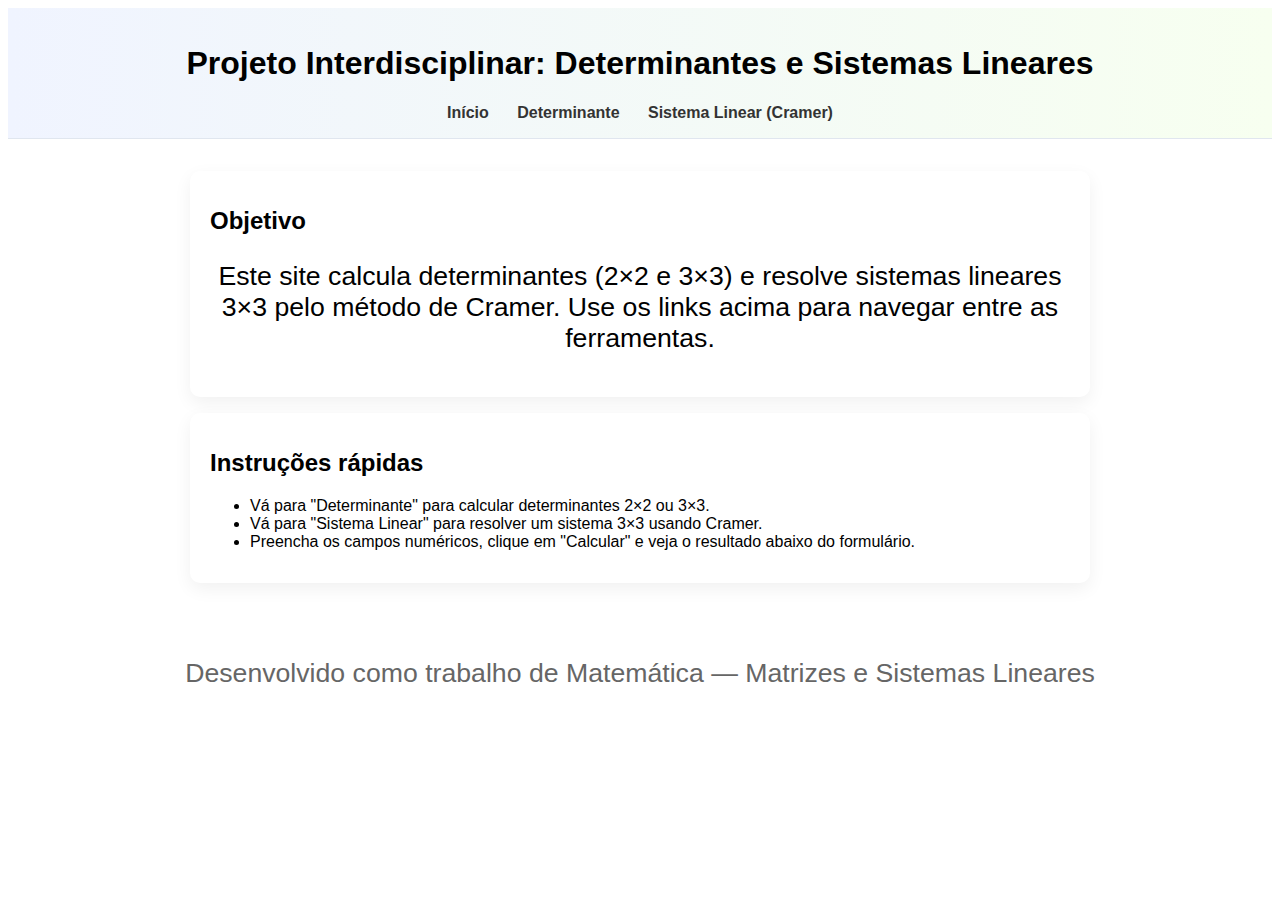
<file: grupo_2/index.html>
<!DOCTYPE html>
<html lang="pt-BR">
<head>
    <meta charset="UTF-8">
    <meta name="viewport" content="width=device-width, initial-scale=1.0">
    <title>Projeto: Determinantes e Sistemas Lineares</title>
    <link rel="stylesheet" href="style.css">
</head>
<body>
    <header class="header">
        <h1>Projeto Interdisciplinar: Determinantes e Sistemas Lineares</h1>
        <nav class="nav">
            <a href="index.html" class="nav-link">Início</a>
            <a href="determinante.html" class="nav-link">Determinante</a>
            <a href="sistema.html" class="nav-link">Sistema Linear (Cramer)</a>
        </nav>
    </header>

    <main class="container">
        <div class="card">
            <h2>Objetivo</h2>
            <p>Este site calcula determinantes (2×2 e 3×3) e resolve sistemas lineares 3×3 pelo método de Cramer. Use os links acima para navegar entre as ferramentas.</p>
        </div>

        <div class="card">
            <h2>Instruções rápidas</h2>
            <ul>
                <li>Vá para "Determinante" para calcular determinantes 2×2 ou 3×3.</li>
                <li>Vá para "Sistema Linear" para resolver um sistema 3×3 usando Cramer.</li>
                <li>Preencha os campos numéricos, clique em "Calcular" e veja o resultado abaixo do formulário.</li>
            </ul>
        </div>
    </main>

    <footer class="footer">
        <p>Desenvolvido como trabalho de Matemática — Matrizes e Sistemas Lineares</p>
    </footer>

</body>
</html>
</file>
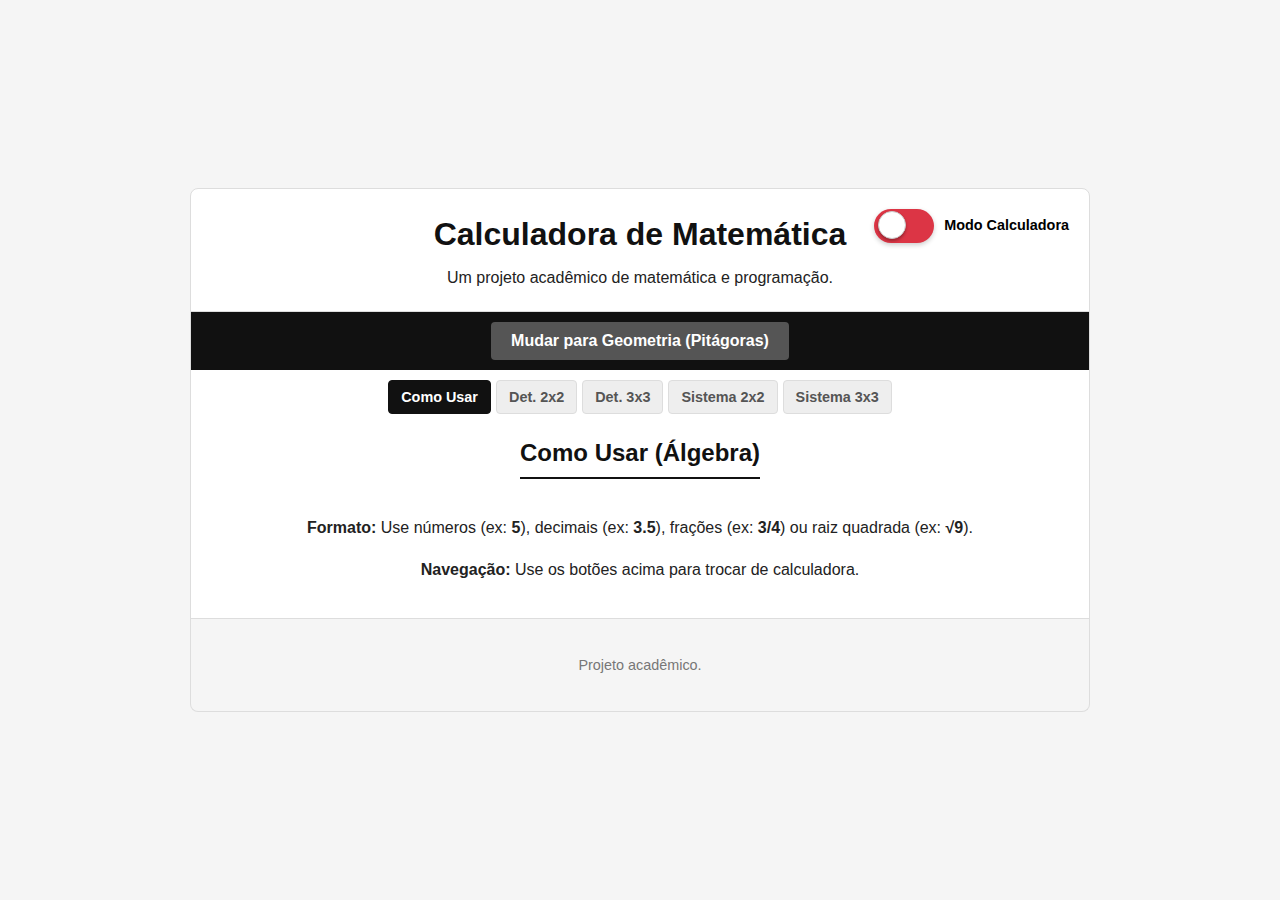
<file: grupo_4/index.html>
<!DOCTYPE html>
<html lang="pt-br">
<head>
    <meta charset="UTF-8">
    <meta name="viewport" content="width=device-width, initial-scale=1.0">
    <title>Calculadora de Matemática</title>
    <link rel="stylesheet" href="style.css">
</head>
<body>

    <header>
        <h1>Calculadora de Matemática</h1>
        <p>Um projeto acadêmico de matemática e programação.</p>
        
        <div class="toggle-switch-container">
            <label class="switch">
                <input type="checkbox" id="modeToggle">
                <span class="slider round"></span>
            </label>
            <span id="modeLabel" class="mode-label">Modo Calculadora</span>
        </div>
    </header>

    <main>
        
        <div id="calculatorModeContent" class="mode-content active">
            
            <nav class="page-toggle-nav">
                <button id="btnTogglePage">Mudar para Geometria (Pitágoras)</button>
            </nav>

            <div id="pageAlgebra" class="page-content active">
                
                <nav class="calculator-nav">
                    <button data-target="calcComoUsar" class="active">Como Usar</button>
                    <button data-target="calcDet2x2">Det. 2x2</button>
                    <button data-target="calcDet3x3">Det. 3x3</button>
                    <button data-target="calcSis2x2">Sistema 2x2</button>
                    <button data-target="calcSis3x3">Sistema 3x3</button>
                </nav>

                <section id="calcComoUsar" class="card calculator-content active">
                    <h2>Como Usar (Álgebra)</h2>
                    <p><strong>Formato:</strong> Use números (ex: <strong>5</strong>), decimais (ex: <strong>3.5</strong>), frações (ex: <strong>3/4</strong>) ou raiz quadrada (ex: <strong>&radic;9</strong>).</p>
                    <p><strong>Navegação:</strong> Use os botões acima para trocar de calculadora.</p>
                </section>

                <section id="calcDet2x2" class="card calculator-content">
                    <h2>Determinante 2x2</h2>
                    <div class="matrix-grid grid-2x2">
                        <input type="text" id="d2_00" placeholder="a"> <input type="text" id="d2_01" placeholder="b">
                        <input type="text" id="d2_10" placeholder="c"> <input type="text" id="d2_11" placeholder="d">
                    </div>
                    <div class="button-group">
                        <button id="btnDet2x2">Calcular</button>
                        <button type="button" class="btn-clear" data-target="Det2x2">Limpar</button>
                    </div>
                    <div id="resultDet2x2" class="result-box"></div>
                </section>

                <section id="calcDet3x3" class="card calculator-content">
                    <h2>Determinante 3x3 (Regra de Sarrus)</h2>
                    <div class="matrix-grid grid-3x3">
                        <input type="text" id="d3_00"> <input type="text" id="d3_01"> <input type="text" id="d3_02">
                        <input type="text" id="d3_10"> <input type="text" id="d3_11"> <input type="text" id="d3_12">
                        <input type="text" id="d3_20"> <input type="text" id="d3_21"> <input type="text" id="d3_22">
                    </div>
                    <div class="button-group">
                        <button id="btnDet3x3">Calcular</button>
                        <button type="button" class="btn-clear" data-target="Det3x3">Limpar</button>
                    </div>
                    <div id="resultDet3x3" class="result-box"></div>
                </section>

                <section id="calcSis2x2" class="card calculator-content">
                    <h2>Resolver Sistema Linear 2x2 (Cramer)</h2>
                    <div class="system-grid grid-2x3">
                        <span class="grid-label">x</span> <span class="grid-label">y</span> <span class="grid-label">=</span>
                        <input type="text" id="s2_00"> <input type="text" id="s2_01"> <input type="text" id="s2_02" class="termos-independentes">
                        <input type="text" id="s2_10"> <input type="text" id="s2_11"> <input type="text" id="s2_12" class="termos-independentes">
                    </div>
                    <div class="button-group">
                        <button id="btnSis2x2">Resolver</button>
                        <button type="button" class="btn-clear" data-target="Sis2x2">Limpar</button>
                    </div>
                    <div id="resultSis2x2" class="result-box"></div>
                </section>

                <section id="calcSis3x3" class="card calculator-content">
                    <h2>Resolver Sistema Linear 3x3 (Cramer)</h2>
                    <div class="system-grid grid-3x4">
                        <span class="grid-label">x</span> <span class="grid-label">y</span> <span class="grid-label">z</span> <span class="grid-label">=</span>
                        <input type="text" id="s3_00"> <input type="text" id="s3_01"> <input type="text" id="s3_02"> <input type="text" id="s3_03" class="termos-independentes">
                        <input type="text" id="s3_10"> <input type="text" id="s3_11"> <input type="text" id="s3_12"> <input type="text" id="s3_13" class="termos-independentes">
                        <input type="text" id="s3_20"> <input type="text" id="s3_21"> <input type="text" id="s3_22"> <input type="text" id="s3_23" class="termos-independentes">
                    </div>
                    <div class="button-group">
                        <button id="btnSis3x3">Resolver</button>
                        <button type="button" class="btn-clear" data-target="Sis3x3">Limpar</button>
                    </div>
                    <div id="resultSis3x3" class="result-box"></div>
                </section>
            </div> 

            <div id="pageGeometria" class="page-content">
                <section id="calcPitagoras" class="card"> 
                    <h2>Teorema de Pitágoras</h2>
                    <p>Preencha dois campos e deixe o terceiro <strong>vazio</strong> para calcular (a² + b² = c²).</p>
                    <div class="pitagoras-grid">
                        <label for="pit_a">Cateto A:</label>
                        <input type="text" id="pit_a" placeholder="ex: 3">
                        <label for="pit_b">Cateto B:</label>
                        <input type="text" id="pit_b" placeholder="ex: 4">
                        <label for="pit_c">Hipotenusa C:</label>
                        <input type="text" id="pit_c" placeholder="Deixe vazio para calcular">
                    </div>
                    <div class="button-group">
                        <button id="btnPitagoras">Calcular</button>
                        <button type="button" class="btn-clear" data-target="Pitagoras">Limpar</button>
                    </div>
                    <div id="resultPitagoras" class="result-box"></div>
                </section>
            </div> 
        </div> 

        <div id="learningModeContent" class="mode-content">
            <section class="card learning-card">
                <h2>Modo Aprendizado</h2>
                <p>Bem-vindo ao modo de aprendizado! Aqui você encontrará explicações sobre os conceitos matemáticos.</p>
                
                <h3>Determinantes</h3>
                <p>O determinante é um valor especial associado a matrizes quadradas. Ele nos ajuda a entender propriedades da matriz, como se um sistema linear tem solução única.</p>
                
                <h4>Determinante 2x2</h4>
                <p>Para uma matriz 2x2, o determinante é a diferença entre o produto da diagonal principal e o produto da diagonal secundária.</p>
                <code>
| a  b |
| c  d |

det = (a * d) - (b * c)
                </code>
                <p><strong>Exemplo:</strong></p>
                <code>
| 3  1 |
| 2  4 |

det = (3 * 4) - (1 * 2) = 12 - 2 = 10
                </code>

                <h4>Determinante 3x3 (Regra de Sarrus)</h4>
                <p>Para matrizes 3x3, usamos a Regra de Sarrus:</p>
                <p><strong>1.</strong> Repita as duas primeiras colunas ao lado da matriz.</p>
                <p><strong>2.</strong> Some os produtos das três diagonais principais (de cima para baixo, da esquerda para a direita).</p>
                <p><strong>3.</strong> Subtraia os produtos das três diagonais secundárias (de cima para baixo, da direita para a esquerda).</p>
                <code>
| a  b  c | a  b
| d  e  f | d  e
| g  h  i | g  h

Soma (+) = (a*e*i) + (b*f*g) + (c*d*h)
Subtração (-) = (c*e*g) + (a*f*h) + (b*d*i)

det = (Soma) - (Subtração)
                </code>
                <h3>Sistemas Lineares (Regra de Cramer)</h3>
                <p>A Regra de Cramer usa determinantes para encontrar a solução de um sistema linear. Para um sistema 2x2:</p>
                <p>ax + by = c<br>dx + ey = f</p>
                <p>Calculamos três determinantes:</p>
                <code>
// Determinante Principal (D)
D = | a  b |
    | d  e |

// Determinante de X (Dx) - substitui a coluna X pela coluna de resultados
Dx = | c  b |
     | f  e |

// Determinante de Y (Dy) - substitui a coluna Y pela coluna de resultados
Dy = | a  c |
     | d  f |
                </code>
                <p>As soluções são <strong>x = D<sub>x</sub> / D</strong> e <strong>y = D<sub>y</sub> / D</strong>.</p>
                
                <h4>Tipos de Sistema (SPD, SPI, SI)</h4>
                <p>A análise dos determinantes nos diz o tipo de solução:</p>
                <ul>
                    <li><strong>D &ne; 0</strong> (Diferente de zero): Sistema Possível e Determinado (SPD). Tem <strong>uma solução única</strong>.</li>
                    <li><strong>D = 0</strong> e (D<sub>x</sub> &ne; 0 ou D<sub>y</sub> &ne; 0): Sistema Impossível (SI). <strong>Não tem solução</strong>.</li>
                    <li><strong>D = 0</strong> e D<sub>x</sub> = 0 e D<sub>y</sub> = 0: Sistema Possível e Indeterminado (SPI). Tem <strong>infinitas soluções</strong>.</li>
                </ul>
                <h3>Geometria (Triângulo Retângulo)</h3>
                
                <h4>Teorema de Pitágoras</h4>
                <p>Em um triângulo retângulo, a soma dos quadrados dos catetos é igual ao quadrado da hipotenusa.</p>
                <code>
a² + b² = c²

Onde:
'c' = hipotenusa (o lado oposto ao ângulo de 90°)
'a' e 'b' = catetos (os outros dois lados)
                </code>
                <p><strong>Exemplo (achar hipotenusa):</strong> Se a=3 e b=4:</p>
                <code>c² = 3² + 4²  &rarr;  c² = 9 + 16  &rarr;  c² = 25  &rarr;  c = &radic;25  &rarr;  c = 5</code>
                <p><strong>Exemplo (achar cateto):</strong> Se a=5 e c=13:</p>
                <code>5² + b² = 13²  &rarr;  25 + b² = 169  &rarr;  b² = 169 - 25  &rarr;  b² = 144  &rarr;  b = &radic;144  &rarr;  b = 12</code>
                
                <h4>Trigonometria (SOH CAH TOA)</h4>
                <p>Para um ângulo (&theta;) em um triângulo retângulo, identificamos os lados:</p>
                <ul>
                    <li><strong>Hipotenusa (H):</strong> Sempre o lado maior, oposto ao ângulo reto.</li>
                    <li><strong>Cateto Oposto (CO):</strong> O lado oposto (na frente) do ângulo &theta;.</li>
                    <li><strong>Cateto Adjacente (CA):</strong> O lado que toca o ângulo &theta; (que não é a hipotenusa).</li>
                </ul>
                <p>As fórmulas são:</p>
                <code>
SOH: Seno(&theta;) = Cateto Oposto / Hipotenusa
CAH: Cosseno(&theta;) = Cateto Adjacente / Hipotenusa
TOA: Tangente(&theta;) = Cateto Oposto / Cateto Adjacente
                </code>
                
            </section>
        </div> 
    </main>

    <footer>
        <p>Projeto acadêmico.</p>
    </footer>

    <script src="script.js"></script>
</body>
</html>
</file>
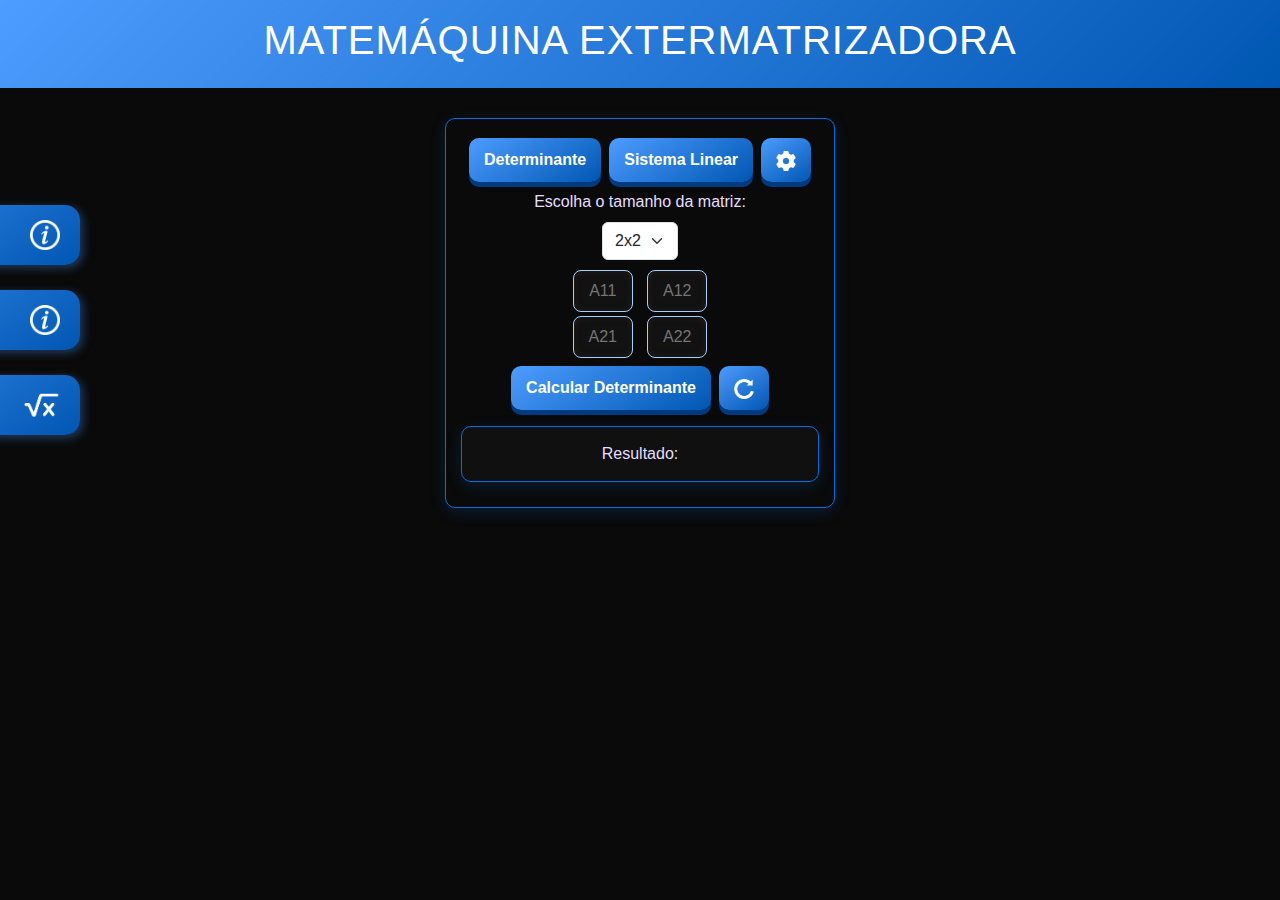
<file: grupo_1/paginas/index.html>
<!DOCTYPE html>
<html lang="pt-br">
<head>
  <meta charset="UTF-8">
  <meta name="viewport" content="width=device-width, initial-scale=1.0">
  <title>MATEMÁQUINA EXTERMATRIZADORA</title>

  <!-- ===== Bootstrap ===== -->
  <link href="https://cdn.jsdelivr.net/npm/bootstrap@5.3.2/dist/css/bootstrap.min.css" rel="stylesheet">

  <!-- ===== Estilo personalizado ===== -->
  <link rel="stylesheet" href="../estilos/estilo_index.css">
</head>

<body>

  <!-- ===================== Cabeçalho ===================== -->
<header class="cabecalho py-3">
  <!-- Botão de menu (só aparece quando os puxadores somem) -->
  <div id="div-botao-menu">
    <button id="botao-menu">☰</button>
  </div>

  <!-- Título centralizado -->
  <h1>MATEMÁQUINA EXTERMATRIZADORA</h1>
</header>
  <!-- ===================== Menu Lateral ===================== -->
  <div id="menu-overlay"></div>
  <div id="menu-lateral">
    <button class="menu-fechar" id="menu-fechar">×</button>
    <ul>
      <li class="menu-item" data-alvo="#ferramentas">Ferramentas</li>
      <li class="menu-item" data-alvo="#determinante-tutorial">Tutorial Determinante</li>
      <li class="menu-item" data-alvo="#sistema-tutorial">Tutorial Sistema Linear</li>
      <li class="menu-item" data-alvo="#simbolos-menu">Símbolos Matemáticos</li>
    </ul>
  </div>


  
  <!-- ===================== PUXADORES ===================== -->
  <div class="puxadores">
    <!-- Puxador 1: Tutorial Determinante -->
    <div class="puxador-container">
      <button class="puxador-botao">📖 Tutorial: Determinante <span class="puxador-texto-ajuda"><img class="icones_puxadores" src="../imagens/info_icone.png"></span></button>
      <div class="puxador-conteudo" id="puxadores-conteudo-limitado">
        <div class="puxador-cabecalho">
  <h3>Como Calcular o Determinante</h3>
  <button class="puxador-fechar">×</button>
</div>
<div class="puxador-corpo">
  <h4>1. Escolha o tamanho da matriz:</h4>
  <p>Selecione se quer uma matriz <strong>2x2</strong> ou <strong>3x3</strong> no menu acima. O tamanho define o tipo de cálculo que será usado.</p>

  <h4>2. Preencha os valores:</h4>
  <p>Digite os números (ou expressões) em cada posição da matriz. Você pode misturar números normais com símbolos matemáticos, como <strong>√</strong>, <strong>^</strong> ou <strong>log</strong>.</p>

  <h4>3. Use símbolos matemáticos:</h4>
  <p>Você pode digitar expressões como:</p>
  <ul>
    <li><strong>√16</strong> → significa raiz quadrada de 16</li>
    <li><strong>2^3</strong> → significa 2 elevado a 3</li>
    <li><strong>10/2</strong> → divisão normal</li>
    <li><strong>log10</strong> → logaritmo de 10</li>
  </ul>

  <h4>4. Clique em "Calcular Determinante":</h4>
  <p>O site vai resolver automaticamente os cálculos e mostrar o resultado logo abaixo. Se você usou símbolos, ele também faz a conversão matemática correta!</p>

  <hr>

  <h4>📘 Entendendo o que é o Determinante:</h4>
  <p>O determinante é um número que representa certas propriedades de uma matriz — por exemplo, se ela é invertível (tem inversa) ou não. Ele é muito usado em sistemas lineares e geometria, porque indica se um conjunto de vetores forma um plano, uma linha ou um ponto.</p>

  <h4>📐 Fórmulas de Cálculo:</h4>
  <p><strong>Para matriz 2x2:</strong></p>
  <p>
    <code>
      |a&nbsp;b|<br>
      |c&nbsp;d|
    </code>
  </p>
  <p>O determinante é calculado assim: <strong>det = a·d − b·c</strong></p>

  <p><strong>Exemplo:</strong><br>
  Se a = 3, b = 2, c = 1, d = 4 → det = (3×4) − (2×1) = 12 − 2 = <strong>10</strong></p>

  <p><strong>Para matriz 3x3:</strong> você pode usar a <strong>Regra de Sarrus</strong>:</p>
  <p>
    <code>
      |a&nbsp;b&nbsp;c|<br>
      |d&nbsp;e&nbsp;f|<br>
      |g&nbsp;h&nbsp;i|
    </code>
  </p>
  <p>Multiplique as diagonais principais e subtraia as diagonais secundárias:</p>
  <p><strong>det = (a·e·i + b·f·g + c·d·h) − (c·e·g + b·d·i + a·f·h)</strong></p>

  <p><strong>Exemplo:</strong><br>
  Se a=1, b=2, c=3, d=4, e=5, f=6, g=7, h=8, i=9<br>
  → det = (1·5·9 + 2·6·7 + 3·4·8) − (3·5·7 + 2·4·9 + 1·6·8)<br>
  → det = (45 + 84 + 96) − (105 + 72 + 48) = 225 − 225 = <strong>0</strong></p>

  <hr>

  <h4>💡 Dica Final:</h4>
  <p>Use o <strong>puxador de símbolos</strong> para copiar rapidamente símbolos como √, ^, log e sen! Assim você pode montar expressões completas sem precisar procurar no teclado.</p>

  <h4> IMPORTANTE: <h4>
  <p> Para representar decimal use ".", não "," </p>
</div>

      </div>
    </div>
    
    <!-- Puxador 2: Tutorial Sistema Linear -->
    <div class="puxador-container">
      <button class="puxador-botao">📚 Tutorial: Sistema Linear <span class="puxador-texto-ajuda"><img class="icones_puxadores" src="../imagens/info_icone.png"></span></button>
      <div class="puxador-conteudo" id="puxadores-conteudo-limitado">
        <div class="puxador-cabecalho">
          <h3>Como Resolver Sistema Linear</h3>
          <button class="puxador-fechar">×</button>
        </div>
        <div class="puxador-corpo">
  <h4>1. Escolha o tamanho do sistema:</h4>
  <p>Selecione se o sistema terá <strong>2 incógnitas</strong> (2x2) ou <strong>3 incógnitas</strong> (3x3). Isso define quantas equações e variáveis serão resolvidas (X, Y e, se for o caso, Z).</p>

  <h4>2. Digite os coeficientes:</h4>
  <p>Preencha os valores de cada equação nos campos correspondentes. Cada número representa o coeficiente que multiplica a variável. Exemplo: em <strong>2x + 3y = 5</strong>, o “2” é o coeficiente de X e o “3” é o de Y.</p>

  <h4>3. Use símbolos matemáticos:</h4>
  <p>Você pode digitar expressões com símbolos como:</p>
  <ul>
    <li><strong>√16</strong> → raiz quadrada de 16</li>
    <li><strong>2^3</strong> → 2 elevado a 3</li>
    <li><strong>10/2</strong> → divisão normal</li>
    <li><strong>log10</strong> → logaritmo de 10</li>
  </ul>

  <h4>4. Clique em "Calcular Sistema":</h4>
  <p>O site resolverá automaticamente o sistema usando o método de determinantes (Regra de Cramer) e mostrará os valores de X, Y (e Z, se for 3x3).</p>

  <hr>

  <h4>📘 Entendendo como funciona:</h4>
  <p>O cálculo é feito com base nos determinantes das matrizes formadas pelos coeficientes do sistema. O valor de cada variável é obtido dividindo o determinante de sua matriz individual pelo determinante principal.</p>
  <p><strong>Exemplo (2x2):</strong></p>
  <p>
    <code>
      a₁x + b₁y = c₁<br>
      a₂x + b₂y = c₂
    </code>
  </p>
  <p>det = a₁·b₂ − a₂·b₁</p>
  <p>X = (c₁·b₂ − c₂·b₁) / det</p>
  <p>Y = (a₁·c₂ − a₂·c₁) / det</p>

  <p><strong>Exemplo:</strong><br>
  2x + 3y = 8<br>
  4x − y = 2<br>
  → det = (2×(−1)) − (4×3) = −2 − 12 = −14<br>
  → X = ((8×(−1)) − (2×3)) / (−14) = (−8 − 6) / (−14) = 1<br>
  → Y = ((2×2) − (4×8)) / (−14) = (4 − 32) / (−14) = 2</p>

  <hr>

  <h4>📊 Tipos de Resultado:</h4>
  <p><strong>Sistema Possível e Determinado:</strong> Uma única solução — valores específicos para X, Y (e Z).</p>
  <p><strong>Sistema Possível e Indeterminado:</strong> Infinitas soluções — as equações são proporcionais.</p>
  <p><strong>Sistema Impossível:</strong> Sem solução — as equações são contraditórias.</p>
  <p><strong>Sistema Errado:</strong> Sem solução — Algum campo apresenta campo com formatação incorreta.</p>

  <hr>

  <h4>💡 Dica Final:</h4>
  <p>Use o <strong>puxador de símbolos</strong> para copiar rapidamente √, ^, log e outros símbolos! Assim fica bem mais fácil montar e resolver seus sistemas sem precisar procurar no teclado.</p>

  <h4> IMPORTANTE: </h4>
  <p> Para representar decimal use ".", não ",".</p>
</div>


      </div>
    </div>
    
    <!-- Puxador 3: Símbolos Matemáticos -->
    <div class="puxador-container">
      <button class="puxador-botao">🔢 Símbolos Matemáticos <span class="puxador-texto-ajuda"><img class="icones_puxadores icones_simbolo" src="../imagens/simb_icone.png"></span></button>
      <div class="puxador-conteudo" id="puxadores-conteudo-limitado">
        <div class="puxador-cabecalho">
          <h3>Símbolos para Copiar</h3>
          <button class="puxador-fechar">×</button>
        </div>
        <div class="puxador-corpo">
          <p class="texto-ajuda">Clique em um símbolo para copiar e usar nos campos!</p>
          <div class="simbolos-grid">
            <button class="botao-simbolo" data-simbolo="√">√</button>
            <button class="botao-simbolo" data-simbolo="^">^</button>
            <button class="botao-simbolo" data-simbolo="/">/</button>
            <button class="botao-simbolo" data-simbolo="log">log</button>
            <button class="botao-simbolo" data-simbolo="ln">ln</button>
            <button class="botao-simbolo" data-simbolo="sen">sen</button>
            <button class="botao-simbolo" data-simbolo="cos">cos</button>
            <button class="botao-simbolo" data-simbolo="tg">tg</button>
          </div>
          <p class="texto-copiado" id="texto-copiado"></p>
        </div>
      </div>
    </div>
  </div>

  <!-- ===================== CONTEÚDOS PARA MOBILE ===================== -->
  <!-- Essas seções aparecem apenas em mobile e são alternadas pelo menu -->
  
  <!-- Seção: Ferramentas (padrão) -->
  <div id="ferramentas" class="secao-mobile ativa">
  <!-- ===================== Container principal das ferramentas ===================== -->
  <div id="borda_site">

    <!-- ===================== Botões das abas ===================== -->
    <div class="abas d-flex justify-content-center my-2 mt-1 gap-2">
      <button class="botao-aba ativo" data-alvo="#determinante">Determinante</button>
      <button class="botao-aba" data-alvo="#sistema_linear">Sistema Linear</button>
      <button class="botao-aba" data-alvo="#configuracao">
        <img class="icones" src="../imagens/configuracao_icone.png">
      </button>
    </div>

    <!-- ===================== Conteúdo das abas ===================== -->
    <div class="conteudo-abas text-center">

      <!-- ===== Aba Configurações ===== -->
      <div id="configuracao" class="conteudo-aba d-none">
        <button id="botao-tema" class="botoes_configuracao mt-3">Tema Escuro</button>
        <br>
      </div>

      <!-- ===== Aba Sistema Linear ===== -->
      <div id="sistema_linear" class="conteudo-aba d-none">

        <!-- Seleção do tamanho -->
        <label for="tamanho-sistema">Escolha o tamanho do sistema:</label>
        <select id="tamanho-sistema" class="form-select w-auto mx-auto my-2">
          <option value="2">2 incógnitas (2x2)</option>
          <option value="3">3 incógnitas (3x3)</option>
        </select>

        <!-- Sistema 2x2 -->
        <div id="inputs-2x2-sistema" class="container-sistema">
          <div class="linha-sistema my-1">
            <input type="text" class="input-sistema" placeholder="a11" id="2a11">
            <span>X</span> <span>+</span>
            <input type="text" class="input-sistema" placeholder="a12" id="2a12">
            <span>Y</span> <span>=</span>
            <input type="text" class="input-sistema" placeholder="b1" id="2b1">
          </div>
          <div class="linha-sistema my-1">
            <input type="text" class="input-sistema" placeholder="a21" id="2a21">
            <span>X</span> <span>+</span>
            <input type="text" class="input-sistema" placeholder="a22" id="2a22">
            <span>Y</span> <span>=</span>
            <input type="text" class="input-sistema" placeholder="b2" id="2b2">
          </div>

          <!-- Botões e resultado -->
          <div class="d-flex justify-content-center gap-2 mt-2">
                <button class="botao-calcular" id="Button_sis2x2">Calcular Sistema</button>
                <button id="resetarSis" class="botoesResetar">
                  <img class="icones" src="../imagens/resetar_icone.png">
                </button>
          </div>

          <div class="caixa-resultado mt-3" id="sis2x2">Resultado:</div>

        </div>

        <!-- Sistema 3x3 -->
        <div id="inputs-3x3-sistema" class="container-sistema d-none">
          <div class="linha-sistema my-1">
            <input type="text" class="input-sistema" placeholder="a11" id="3a11">
            <span>X</span> <span>+</span>
            <input type="text" class="input-sistema" placeholder="a12" id="3a12">
            <span>Y</span> <span>+</span>
            <input type="text" class="input-sistema" placeholder="a13" id="3a13">
            <span>Z</span> <span>=</span>
            <input type="text" class="input-sistema" placeholder="b1" id="3b1">
          </div>
          <div class="linha-sistema my-1">
            <input type="text" class="input-sistema" placeholder="a21" id="3a21">
            <span>X</span> <span>+</span>
            <input type="text" class="input-sistema" placeholder="a22" id="3a22">
            <span>Y</span> <span>+</span>
            <input type="text" class="input-sistema" placeholder="a23" id="3a23">
            <span>Z</span> <span>=</span>
            <input type="text" class="input-sistema" placeholder="b2" id="3b2">
          </div>
          <div class="linha-sistema my-1">
            <input type="text" class="input-sistema" placeholder="a31" id="3a31">
            <span>X</span> <span>+</span>
            <input type="text" class="input-sistema" placeholder="a32" id="3a32">
            <span>Y</span> <span>+</span>
            <input type="text" class="input-sistema" placeholder="a33" id="3a33">
            <span>Z</span> <span>=</span>
            <input type="text" class="input-sistema" placeholder="b3" id="3b3">
          </div>
          <!-- Botões e resultado -->
          <div class="d-flex justify-content-center gap-2 mt-2">
                <button class="botao-calcular" id="Button_sis3x3">Calcular Sistema</button>
                <button id="resetarSis" class="botoesResetar">
                  <img class="icones" src="../imagens/resetar_icone.png">
                </button>
          </div>
          
          <div class="caixa-resultado mt-3" id="sis3x3">Resultado:</div>
</div>
</div>
      <!-- ===== Aba Determinante ===== -->
      <div id="determinante" class="conteudo-aba">

        <!-- Seleção do tamanho -->
        <label for="tamanho-matriz">Escolha o tamanho da matriz:</label>
        <select id="tamanho-matriz" class="form-select w-auto mx-auto my-2">
          <option value="2">2x2</option>
          <option value="3">3x3</option>
        </select>

        <!-- Matriz 2x2 -->
        <div id="inputs-2x2" class="container-matriz">
          <div class="linha-matriz my-1">
            <input type="text" class="input-matriz" placeholder="A11" id="2A11">
            <input type="text" class="input-matriz" placeholder="A12" id="2A12">
          </div>
          <div class="linha-matriz my-1">
            <input type="text" class="input-matriz" placeholder="A21" id="2A21">
            <input type="text" class="input-matriz" placeholder="A22" id="2A22">
          </div>
          <!-- Botões e resultado -->
        <div class="d-flex justify-content-center gap-2 mt-2">
          <button class="botao-calcular" id="button_det2x2">Calcular Determinante</button>
          <button id="resetarDet2x2" class="botoesResetar">
            <img class="icones" src="../imagens/resetar_icone.png">
          </button>
        </div>

        <div class="caixa-resultado mt-3" id="det2x2">Resultado:</div>
        </div>

        <!-- Matriz 3x3 -->
        <div id="inputs-3x3" class="container-matriz d-none">
          <div class="linha-matriz my-1">
            <input type="text" class="input-matriz" placeholder="A11" id="3A11">
            <input type="text" class="input-matriz" placeholder="A12" id="3A12">
            <input type="text" class="input-matriz" placeholder="A13" id="3A13">
          </div>
          <div class="linha-matriz my-1">
            <input type="text" class="input-matriz" placeholder="A21" id="3A21">
            <input type="text" class="input-matriz" placeholder="A22" id="3A22">
            <input type="text" class="input-matriz" placeholder="A23" id="3A23">
          </div>
          <div class="linha-matriz my-1">
            <input type="text" class="input-matriz" placeholder="A31" id="3A31">
            <input type="text" class="input-matriz" placeholder="A32" id="3A32">
            <input type="text" class="input-matriz" placeholder="A33" id="3A33">
          </div>
        <!-- Botões e resultado -->
        <div class="d-flex justify-content-center gap-2 mt-2">
          <button class="botao-calcular" id="button_det3x3">Calcular Determinante</button>
          <button id="resetarDet3x3" class="botoesResetar">
            <img class="icones" src="../imagens/resetar_icone.png">
          </button>
        </div>

        <div class="caixa-resultado mt-3" id="det3x3">Resultado:</div>
        </div>

        
      </div>

    </div> <!-- /conteúdo-abas -->
  </div> <!-- /borda_site -->
  </div>

  <!-- Seção: Tutorial Determinante -->
  <div id="determinante-tutorial" class="secao-mobile">
    <div class="conteudo-mobile">
      <h2>📖 Como Calcular Determinante</h2>
      <div class="conteudo-tutorial">
  <h4>1. Escolha o tamanho da matriz:</h4>
  <p>Selecione se quer uma matriz <strong>2x2</strong> ou <strong>3x3</strong> no menu acima. O tamanho define o tipo de cálculo que será usado.</p>
  
  <h4>2. Preencha os valores:</h4>
  <p>Digite os números (ou expressões) em cada posição da matriz. Você pode misturar números normais com símbolos matemáticos, como <strong>√</strong>, <strong>^</strong> ou <strong>log</strong>.</p>
  
  <h4>3. Use símbolos matemáticos:</h4>
  <p>Você pode digitar expressões como:</p>
  <ul>
    <li><strong>√16</strong> → significa raiz quadrada de 16</li>
    <li><strong>2^3</strong> → significa 2 elevado a 3</li>
    <li><strong>10/2</strong> → divisão normal</li>
    <li><strong>log10</strong> → logaritmo de 10</li>
  </ul>
  
  <h4>4. Clique em "Calcular Determinante":</h4>
  <p>O site vai resolver automaticamente os cálculos e mostrar o resultado logo abaixo. Se você usou símbolos, ele também faz a conversão matemática correta!</p>
  
  <hr>
  
  <h4>📘 Entendendo o que é o Determinante:</h4>
  <p>O determinante é um número que representa certas propriedades de uma matriz — por exemplo, se ela é invertível (tem inversa) ou não. Ele é muito usado em sistemas lineares e geometria, porque indica se um conjunto de vetores forma um plano, uma linha ou um ponto.</p>
  
  <h4>📐 Fórmulas de Cálculo:</h4>
  <p><strong>Para matriz 2x2:</strong></p>
  <p>
    <code>
      |a&nbsp;b|<br>
      |c&nbsp;d|
    </code>
  </p>
  <p>O determinante é calculado assim: <strong>det = a·d − b·c</strong></p>
  
  <p><strong>Exemplo:</strong><br>
  Se a = 3, b = 2, c = 1, d = 4 → det = (3×4) − (2×1) = 12 − 2 = <strong>10</strong></p>
  
  <p><strong>Para matriz 3x3:</strong> você pode usar a <strong>Regra de Sarrus</strong>:</p>
  <p>
    <code>
      |a&nbsp;b&nbsp;c|<br>
      |d&nbsp;e&nbsp;f|<br>
      |g&nbsp;h&nbsp;i|
    </code>
  </p>
  <p>Multiplique as diagonais principais e subtraia as diagonais secundárias:</p>
  <p><strong>det = (a·e·i + b·f·g + c·d·h) − (c·e·g + b·d·i + a·f·h)</strong></p>
  
  <p><strong>Exemplo:</strong><br>
  Se a=1, b=2, c=3, d=4, e=5, f=6, g=7, h=8, i=9<br>
  → det = (1·5·9 + 2·6·7 + 3·4·8) − (3·5·7 + 2·4·9 + 1·6·8)<br>
  → det = (45 + 84 + 96) − (105 + 72 + 48) = 225 − 225 = <strong>0</strong></p>
  
  <hr>
  
  <h4>💡 Dica Final:</h4>
  <p>Use o <strong>menu de símbolos</strong> para copiar rapidamente símbolos como √, ^, log e sen! Assim você pode montar expressões completas sem precisar procurar no teclado.</p>

  <h4>IMPORTANTE: </h4>
  <p> Para representar decimal use ".", não "," </p>
</div>


  <!-- Seção: Tutorial Sistema Linear -->
  <div id="sistema-tutorial" class="secao-mobile">
    <div class="conteudo-mobile">
      <h2>📚 Como Resolver Sistema Linear</h2>
      <div class="conteudo-tutorial">
        <h4>1. Escolha o tamanho do sistema:</h4>
  <p>Selecione se o sistema terá <strong>2 incógnitas</strong> (2x2) ou <strong>3 incógnitas</strong> (3x3). Isso define quantas equações e variáveis serão resolvidas (X, Y e, se for o caso, Z).</p>

  <h4>2. Digite os coeficientes:</h4>
  <p>Preencha os valores de cada equação nos campos correspondentes. Cada número representa o coeficiente que multiplica a variável. Exemplo: em <strong>2x + 3y = 5</strong>, o “2” é o coeficiente de X e o “3” é o de Y.</p>

  <h4>3. Use símbolos matemáticos:</h4>
  <p>Você pode digitar expressões com símbolos como:</p>
  <ul>
    <li><strong>√16</strong> → raiz quadrada de 16</li>
    <li><strong>2^3</strong> → 2 elevado a 3</li>
    <li><strong>10/2</strong> → divisão normal</li>
    <li><strong>log10</strong> → logaritmo de 10</li>
  </ul>

  <h4>4. Clique em "Calcular Sistema":</h4>
  <p>O site resolverá automaticamente o sistema usando o método de determinantes (Regra de Cramer) e mostrará os valores de X, Y (e Z, se for 3x3).</p>

  <hr>

  <h4>📘 Entendendo como funciona:</h4>
  <p>O cálculo é feito com base nos determinantes das matrizes formadas pelos coeficientes do sistema. O valor de cada variável é obtido dividindo o determinante de sua matriz individual pelo determinante principal.</p>
  <p><strong>Exemplo (2x2):</strong></p>
  <p>
    <code>
      a₁x + b₁y = c₁<br>
      a₂x + b₂y = c₂
    </code>
  </p>
  <p>det = a₁·b₂ − a₂·b₁</p>
  <p>X = (c₁·b₂ − c₂·b₁) / det</p>
  <p>Y = (a₁·c₂ − a₂·c₁) / det</p>

  <p><strong>Exemplo:</strong><br>
  2x + 3y = 8<br>
  4x − y = 2<br>
  → det = (2×(−1)) − (4×3) = −2 − 12 = −14<br>
  → X = ((8×(−1)) − (2×3)) / (−14) = (−8 − 6) / (−14) = 1<br>
  → Y = ((2×2) − (4×8)) / (−14) = (4 − 32) / (−14) = 2</p>

  <hr>

  <h4>📊 Tipos de Resultado:</h4>
  <p><strong>Sistema Possível e Determinado:</strong> Uma única solução — valores específicos para X, Y (e Z).</p>
  <p><strong>Sistema Possível e Indeterminado:</strong> Infinitas soluções — as equações são proporcionais.</p>
  <p><strong>Sistema Impossível:</strong> Sem solução — as equações são contraditórias.</p>
  <p><strong>Sistema Errado:</strong> Sem solução — Algum campo apresenta campo com formatação incorreta.</p>

  <hr>

  <h4>💡 Dica Final:</h4>
  <p>Use o <strong>puxador de símbolos</strong> para copiar rapidamente √, ^, log e outros símbolos! Assim fica bem mais fácil montar e resolver seus sistemas sem precisar procurar no teclado.</p>

  <h4> IMPORTANTE: <h4>
  <p> Para representar decimal use ".", não ",".</p>

  </div>

  <!-- Seção: Símbolos Matemáticos -->
  <div id="simbolos-menu" class="secao-mobile">
    <div class="conteudo-mobile">
      <h2>🔢 Símbolos para Copiar</h2>
      <div class="conteudo-tutorial">
        <p class="texto-ajuda">Clique em um símbolo para copiar e usar nos campos!</p>
        <div class="simbolos-grid">
          <button class="botao-simbolo" data-simbolo="√">√</button>
          <button class="botao-simbolo" data-simbolo="^">^</button>
          <button class="botao-simbolo" data-simbolo="/">/</button>
          <button class="botao-simbolo" data-simbolo="log">log</button>
          <button class="botao-simbolo" data-simbolo="ln">ln</button>
          <button class="botao-simbolo" data-simbolo="sen">sen</button>
          <button class="botao-simbolo" data-simbolo="cos">cos</button>
          <button class="botao-simbolo" data-simbolo="tg">tg</button>
        </div>
        <p class="texto-copiado" id="texto-copiado-mobile"></p>
      </div>
    </div>
  </div>

  <!-- ===================== Script personalizado ===================== -->
  <script src="../scripts/script_index.js"></script>

</body>
</html>
</file>
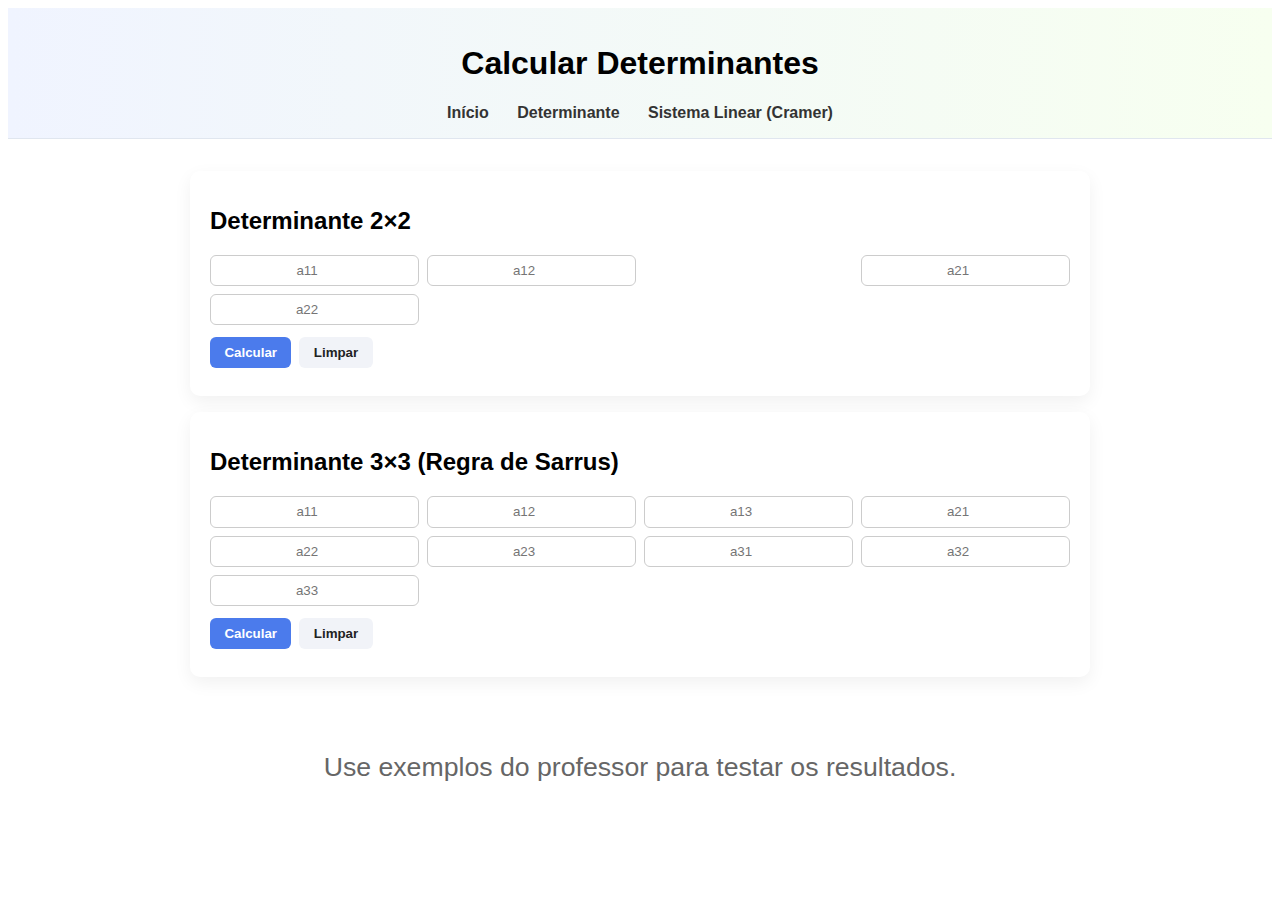
<file: grupo_2/determinante.html>
<!DOCTYPE html>
<html lang="pt-BR">
<head>
    <meta charset="utf-8">
    <meta name="viewport" content="width=device-width, initial-scale=1">
    <title>Determinante — Projeto Matrizes</title>
    <link rel="stylesheet" href="style.css">
    <style>
        /* small local spacing */
        .section { margin-bottom: 1rem; }
    </style>
</head>
<body>
    <header class="header">
        <h1>Calcular Determinantes</h1>
        <nav class="nav">
            <a href="index.html" class="nav-link">Início</a>
            <a href="determinante.html" class="nav-link">Determinante</a>
            <a href="sistema.html" class="nav-link">Sistema Linear (Cramer)</a>
        </nav>
    </header>

    <main class="container">
        <div class="card section">
            <h2>Determinante 2×2</h2>
            <div class="grid">
                <input class="matrix-input" id="d2_a" type="number" placeholder="a11">
                <input class="matrix-input" id="d2_b" type="number" placeholder="a12"><br>
                <input class="matrix-input" id="d2_c" type="number" placeholder="a21">
                <input class="matrix-input" id="d2_d" type="number" placeholder="a22">
            </div>
            <div class="controls">
                <button class="btn btn-primary" onclick="calculateDet2()">Calcular</button>
                <button class="btn btn-secondary" onclick="clearDet2()">Limpar</button>
            </div>
            <div id="resultDet2" class="result" aria-live="polite"></div>
        </div>

        <div class="card section">
            <h2>Determinante 3×3 (Regra de Sarrus)</h2>
            <div class="grid">
                <input class="matrix-input" id="d3_a11" type="number" placeholder="a11">
                <input class="matrix-input" id="d3_a12" type="number" placeholder="a12">
                <input class="matrix-input" id="d3_a13" type="number" placeholder="a13">
                <input class="matrix-input" id="d3_a21" type="number" placeholder="a21">
                <input class="matrix-input" id="d3_a22" type="number" placeholder="a22">
                <input class="matrix-input" id="d3_a23" type="number" placeholder="a23">
                <input class="matrix-input" id="d3_a31" type="number" placeholder="a31">
                <input class="matrix-input" id="d3_a32" type="number" placeholder="a32">
                <input class="matrix-input" id="d3_a33" type="number" placeholder="a33">
            </div>
            <div class="controls">
                <button class="btn btn-primary" onclick="calculateDet3()">Calcular</button>
                <button class="btn btn-secondary" onclick="clearDet3()">Limpar</button>
            </div>
            <div id="resultDet3" class="result" aria-live="polite"></div>
        </div>
    </main>

    <footer class="footer">
        <p>Use exemplos do professor para testar os resultados.</p>
    </footer>

    <script src="math.js"></script>
</body>
</html>
</file>
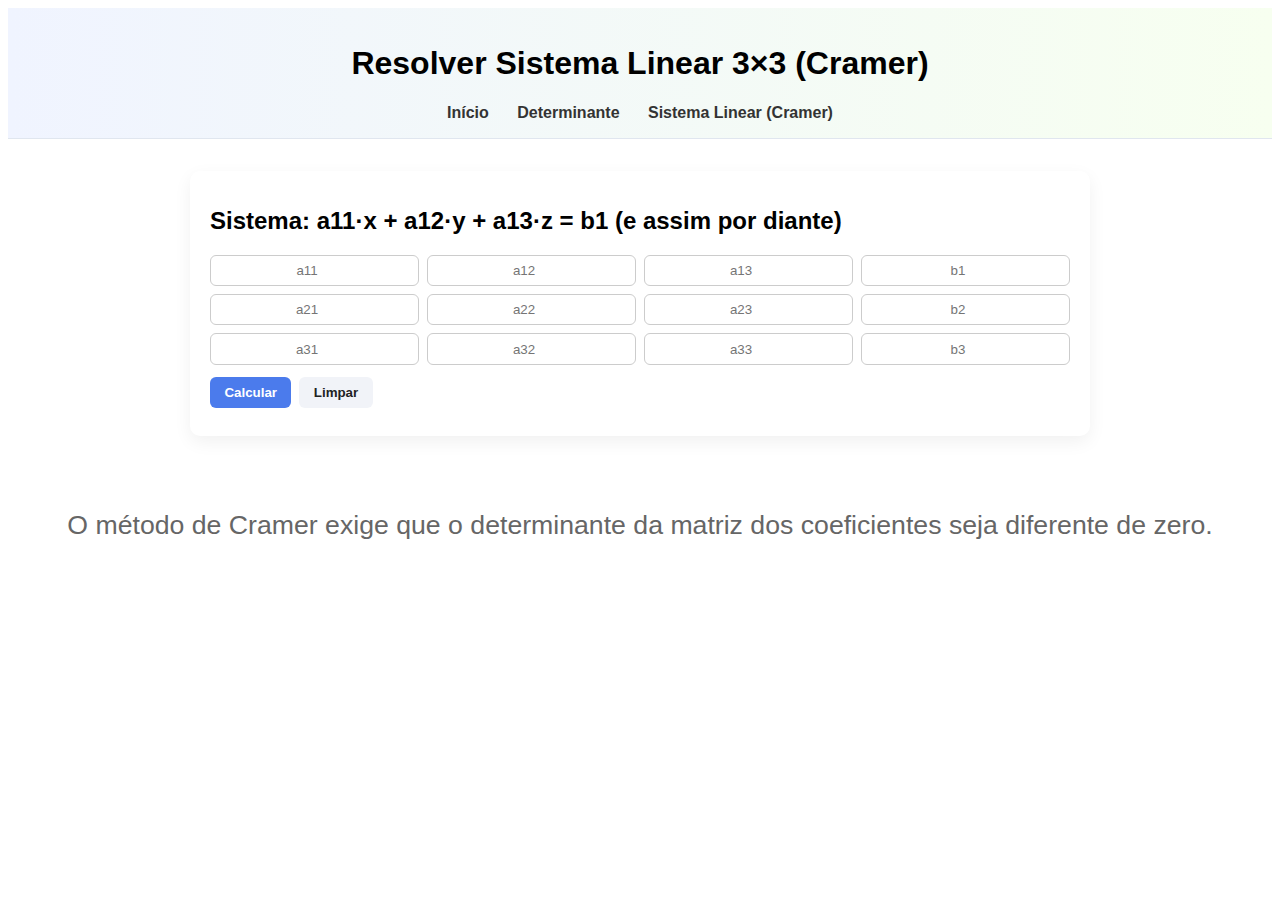
<file: grupo_2/sistema.html>
<!DOCTYPE html>
<html lang="pt-BR">
<head>
    <meta charset="utf-8">
    <meta name="viewport" content="width=device-width, initial-scale=1">
    <title>Sistema Linear — Cramer</title>
    <link rel="stylesheet" href="style.css">
</head>
<body>
    <header class="header">
        <h1>Resolver Sistema Linear 3×3 (Cramer)</h1>
        <nav class="nav">
            <a href="index.html" class="nav-link">Início</a>
            <a href="determinante.html" class="nav-link">Determinante</a>
            <a href="sistema.html" class="nav-link">Sistema Linear (Cramer)</a>
        </nav>
    </header>

    <main class="container">
        <div class="card">
            <h2>Sistema: a11·x + a12·y + a13·z = b1 (e assim por diante)</h2>
            <div class="section">
                <div class="grid">
                    <input class="matrix-input" id="s_a11" type="number" placeholder="a11">
                    <input class="matrix-input" id="s_a12" type="number" placeholder="a12">
                    <input class="matrix-input" id="s_a13" type="number" placeholder="a13">
                     <input class="matrix-input" id="s_b1" type="number" placeholder="b1">

                    <input class="matrix-input" id="s_a21" type="number" placeholder="a21">
                    <input class="matrix-input" id="s_a22" type="number" placeholder="a22">
                    <input class="matrix-input" id="s_a23" type="number" placeholder="a23">
                    <input class="matrix-input" id="s_b2" type="number" placeholder="b2">

                    <input class="matrix-input" id="s_a31" type="number" placeholder="a31">
                    <input class="matrix-input" id="s_a32" type="number" placeholder="a32">
                    <input class="matrix-input" id="s_a33" type="number" placeholder="a33">
                                   
                    
                    <input class="matrix-input" id="s_b3" type="number" placeholder="b3">
                </div>
            </div>
            <div class="controls">
                <button class="btn btn-primary" onclick="solveSystem()">Calcular</button>
                <button class="btn btn-secondary" onclick="clearSystem()">Limpar</button>
            </div>
            <div id="resultSystem" class="result" aria-live="polite"></div>
        </div>
    </main>

    <footer class="footer">
        <p>O método de Cramer exige que o determinante da matriz dos coeficientes seja diferente de zero.</p>
    </footer>

    <script src="math.js"></script>
</body>
</html>
</file>
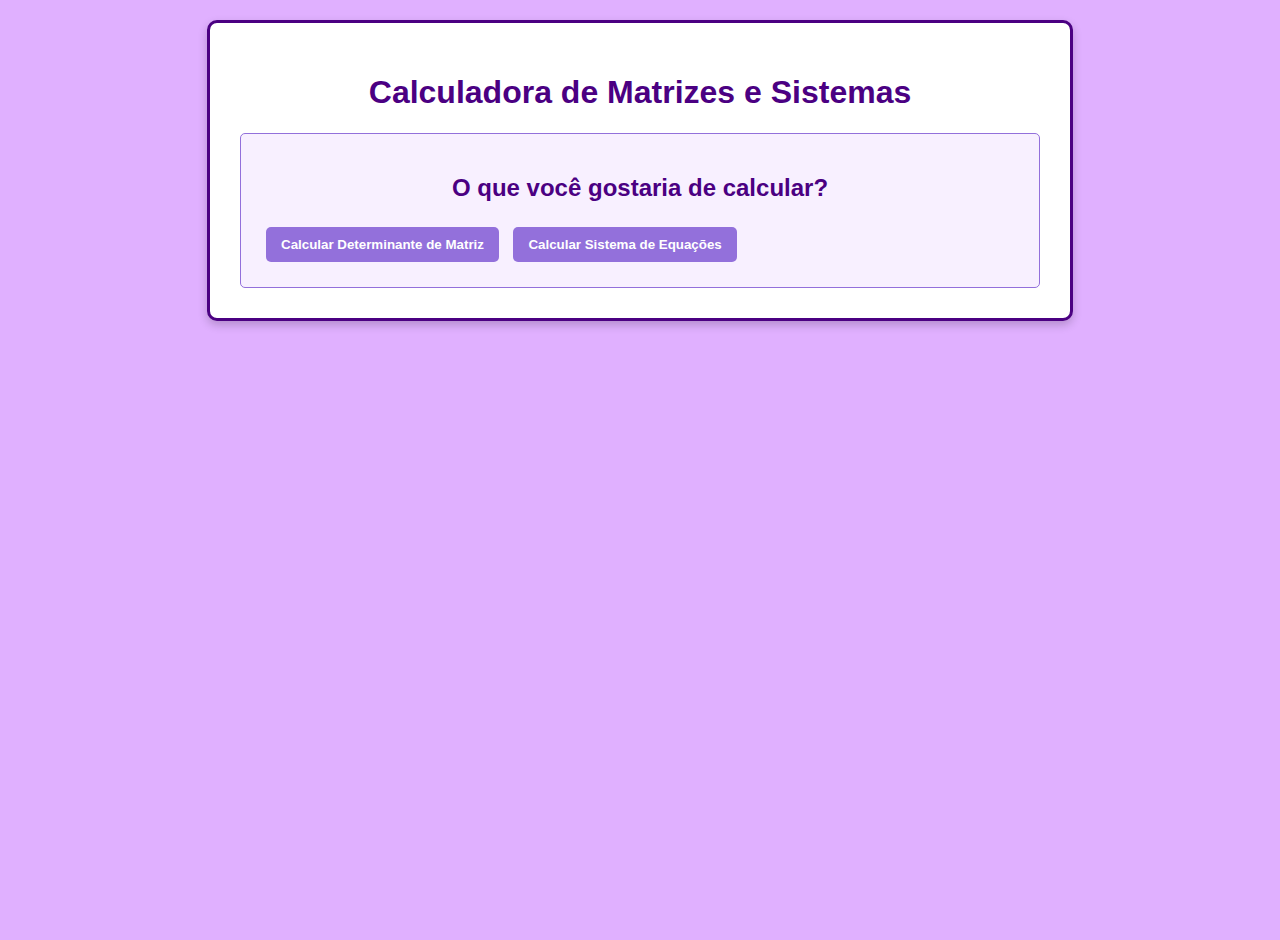
<file: grupo_3/mat.html>
<!DOCTYPE html>
<html lang="pt-br">
<head>
    <meta charset="UTF-8">
    <meta name="viewport" content="width=device-width, initial-scale=1.0">
    <title>Calculadora Matemática Simples</title>
    <link rel="stylesheet" href="mat.css">
</head>
<body>
    <div class="container">
        <h1>Calculadora de Matrizes e Sistemas</h1>

        <section id="secao-escolha-inicial">
            <h2>O que você gostaria de calcular?</h2>
            <button onclick="configurarMatrizNav()">Calcular Determinante de Matriz</button>
            <button onclick="configurarSistemaNav()">Calcular Sistema de Equações</button>
        </section>

        <section id="secao-matriz" class="escondido">
            <h2>Cálculo de Determinante de Matriz</h2>
            <p>Selecione a dimensão da matriz:</p>
            <button onclick="configurarMatriz(2)">Matriz 2x2</button>
            <button onclick="configurarMatriz(3)">Matriz 3x3</button>

            <div id="container-matriz">
                </div>

            <div id="resultado-matriz" class="resultado"></div>
            <button class="botao-voltar" onclick="voltarParaInicial()">Voltar</button>
        </section>

        <section id="secao-sistema" class="escondido">
            <h2>Resolver Sistema de Equações (Forma Normal)</h2>
            <p>Selecione o número de incógnitas:</p>
            <button onclick="prepararSistemaNormal(2)">Sistema 2x2</button>
            <button onclick="prepararSistemaNormal(3)">Sistema 3x3</button>
            
            <button class="botao-voltar" onclick="voltarParaInicial()">Voltar</button>
        </section>

        <section id="secao-sistema-normal" class="escondido">
            <h2>Resolução do Sistema na Forma Normal</h2>
            <p id="instrucao-sistema-normal"></p>
            <div id="entradas-equacoes">
                </div>
            <button id="botao-calcular-sistema-normal" onclick="calcularSistemaNormal()">Calcular Incógnitas</button>
            <div id="resultado-sistema-normal" class="resultado"></div>
            <button class="botao-voltar" onclick="mostrarSecao('secao-sistema')">Voltar</button>
        </section>
    </div>

    <script src="mat.js"></script>
</body>
</html>
</file>
<file: grupo_2/style.css>
body {
    font-family: Arial, sans-serif;
}
table {
    margin: auto;
    font-size: 40pt;
}
td {
    width: 100px;
    height: 100px;
    border: 2px solid #000;
    text-align: center;
    vertical-align: middle;
    cursor: pointer;
}

p {
    text-align: center;
    font-size: 20pt;
}

/* Project styles */
.header {
    text-align: center;
    padding: 1rem;
    background: linear-gradient(90deg, #f0f4ff, #f7fff0);
    border-bottom: 1px solid #e0e6ef;
}
.nav {
    margin-top: 0.5rem;
}
.nav-link {
    margin: 0 0.75rem;
    text-decoration: none;
    color: #333;
    font-weight: 600;
}
.container {
    max-width: 900px;
    margin: 2rem auto;
    padding: 0 1rem;
}
.card {
    background: #fff;
    border-radius: 10px;
    box-shadow: 0 6px 18px rgba(0,0,0,0.06);
    padding: 1rem 1.25rem;
    margin-bottom: 1rem;
}
.grid {
    display: grid;
    grid-template-columns: repeat(4, 1fr);
    gap: 0.5rem;
}
.matrix-input {
    width: 100%;
    box-sizing: border-box;
    padding: 0.45rem;
    border-radius: 6px;
    border: 1px solid #ccc;
    text-align: center;
}
.controls {
    display: flex;
    gap: 0.5rem;
    margin-top: 0.75rem;
}
.btn {
    padding: 0.5rem 0.9rem;
    border-radius: 6px;
    border: none;
    cursor: pointer;
    font-weight: 600;
}
.btn-primary { background: #4b7bec; color: #fff; }
.btn-secondary { background: #f1f3f8; color: #222; }
.result { margin-top: 0.75rem; font-weight: 700; }

/* Responsive adjustments */
@media (max-width: 640px) {
    .grid { grid-template-columns: repeat(2, 1fr); }
}

/* Small transition for inputs and buttons */
.matrix-input, .btn { transition: transform 0.12s ease, box-shadow 0.12s ease; }
.btn:active { transform: translateY(1px); }

.footer { text-align: center; padding: 1rem; color: #666; }
</file>
<file: grupo_4/style.css>
:root {
    --cor-primaria: #111111;
    --cor-secundaria: #555555;
    --cor-fundo: #f5f5f5;
    --cor-fundo-card: #ffffff;
    --cor-texto: #222222;
    --cor-borda: #dddddd;
    --cor-erro: #d90429;
    --cor-sucesso: #008000;
    
    
    --toggle-off-bg: #dc3545; 
    --toggle-on-bg: #198754; 
    
    --toggle-handle-bg: #ffffff;
    --toggle-handle-border: #cccccc;
    
   
    --cor-texto-escuro: #000000;
}

* {
    box-sizing: border-box;
}

body {
    font-family: -apple-system, BlinkMacSystemFont, "Segoe UI", Roboto, Helvetica, Arial, sans-serif;
    margin: 0;
    padding: 20px;
    background-color: var(--cor-fundo);
    color: var(--cor-texto);
    line-height: 1.6;
    display: flex;
    flex-direction: column;
    justify-content: center;
    align-items: center;
    min-height: 100vh;
}


header, main, footer {
    width: 100%;
    max-width: 900px;
}

header {
    background-color: var(--cor-fundo-card);
    color: var(--cor-texto);
    padding: 20px;
   
    display: flex;
    justify-content: space-between; 
    align-items: center; 
    text-align: left; 
    
    border: 1px solid var(--cor-borda);
    border-radius: 8px 8px 0 0;
    position: relative; 
}

header h1 {
    color: var(--cor-primaria);
    margin: 0;
    font-size: 1.5em; 
    flex-shrink: 1;
}


header p {
    display: none; 
}


footer {
    text-align: center;
    margin-top: 0;
    padding: 20px;
    font-size: 0.9em;
    color: #777;
    border: 1px solid var(--cor-borda);
    border-top: none;
    border-radius: 0 0 8px 8px;
}


.toggle-switch-container {
    
    display: flex;
    align-items: center;
    gap: 10px;
   
    flex-shrink: 0; 
    margin-left: 20px; 
}

.switch {
    position: relative;
    display: inline-block;
    width: 60px;
    height: 34px;
    flex-shrink: 0; 
}
.switch input {
    opacity: 0;
    width: 0;
    height: 0;
}
.slider {
    position: absolute;
    cursor: pointer;
    top: 0;
    left: 0;
    right: 0;
    bottom: 0;
    background-color: var(--toggle-off-bg); 
    transition: .4s;
    box-shadow: 0 2px 5px rgba(0,0,0,0.2);
}
.slider:before {
    position: absolute;
    content: "";
    height: 26px;
    width: 26px;
    left: 4px;
    bottom: 4px;
    background-color: var(--toggle-handle-bg);
    border: 1px solid var(--toggle-handle-border);
    transition: .4s;
    box-shadow: 0 2px 3px rgba(0,0,0,0.3);
}
input:checked + .slider {
    background-color: var(--toggle-on-bg);
}
input:focus + .slider {
    box-shadow: 0 0 1px var(--toggle-on-bg);
}
input:checked + .slider:before {
    transform: translateX(26px);
}
.slider.round {
    border-radius: 34px;
}
.slider.round:before {
    border-radius: 50%;
}
.mode-label {
    font-weight: bold;
    color: var(--cor-texto-escuro); 
    font-size: 0.9em;
    white-space: normal;
    text-align: right;
    flex-shrink: 1;
}


@media (min-width: 600px) {
    header p {
        display: block; 
        margin: 5px 0 0 0;
    }
    header {
        flex-direction: column; 
        justify-content: center;
        text-align: center;
    }
    header h1 {
        font-size: 2em;
    }
    .toggle-switch-container {
        position: absolute; 
        top: 20px;
        right: 20px;
        margin-left: 0;
    }
}



.mode-content {
    display: none;
}
.mode-content.active {
    display: block;
}


.page-toggle-nav {
    background-color: var(--cor-primaria);
    padding: 10px;
    text-align: center;
    border-left: 1px solid var(--cor-borda);
    border-right: 1px solid var(--cor-borda);
}
.page-toggle-nav button {
    background-color: var(--cor-secundaria);
    color: white;
    border: none;
    padding: 10px 20px;
    font-size: 1em;
    font-weight: bold;
    border-radius: 4px;
    cursor: pointer;
    transition: background-color 0.2s;
}
.page-toggle-nav button:hover {
    background-color: #777;
}


.page-content {
    display: none;
}
.page-content.active {
    display: block;
}


.calculator-nav {
    display: flex;
    justify-content: center;
    gap: 5px;
    background-color: var(--cor-fundo-card);
    padding: 10px 10px 0 10px;
    border-left: 1px solid var(--cor-borda);
    border-right: 1px solid var(--cor-borda);
    flex-wrap: wrap; 
} /* <-- ESTA CHAVE ESTAVA FALTANDO */

.calculator-nav button {
    background-color: #eee;
    color: var(--cor-secundaria);
    border: 1px solid var(--cor-borda);
    padding: 8px 12px;
    font-size: 0.9em;
    font-weight: bold;
    border-radius: 4px;
    cursor: pointer;
    transition: background-color 0.2s, color 0.2s;
}
.calculator-nav button:hover {
    background-color: #ddd;
}
.calculator-nav button.active {
    background-color: var(--cor-primaria);
    color: white;
    border-color: var(--cor-primaria);
}


.calculator-content {
    display: none;
}
.calculator-content.active {
    display: block;
}


.card {
    background-color: var(--cor-fundo-card);
    border: 1px solid var(--cor-borda);
    border-top: none;
    padding: 20px;
    text-align: center;
}
#pageGeometria .card {
    border-top: 1px solid var(--cor-borda);
    border-radius: 0;
}
#learningModeContent .card {
    border-top: 1px solid var(--cor-borda);
    border-radius: 0;
}
.card h2 {
    color: var(--cor-primaria);
    margin-top: 0;
    border-bottom: 2px solid var(--cor-primaria);
    padding-bottom: 5px;
    display: inline-block;
}


.matrix-grid, .system-grid {
    display: grid;
    gap: 10px;
    margin: 20px auto;
    max-width: 500px;
}
.grid-2x2 { grid-template-columns: repeat(2, 1fr); }
.grid-3x3 { grid-template-columns: repeat(3, 1fr); }
.grid-2x3 { grid-template-columns: repeat(3, 1fr); }
.grid-3x4 { grid-template-columns: repeat(4, 1fr); }

.grid-label {
    font-weight: bold;
    text-align: center;
    color: var(--cor-secundaria);
    display: flex;
    align-items: center;
    justify-content: center;
}


.pitagoras-grid {
    display: grid;
    grid-template-columns: 1fr 2fr;
    gap: 15px;
    max-width: 400px;
    margin: 20px auto;
    text-align: left;
    align-items: center;
}
.pitagoras-grid label {
    font-weight: bold;
    text-align: right;
}


input[type="text"] {
    width: 100%;
    padding: 10px;
    border: 1px solid var(--cor-borda);
    border-radius: 4px;
    font-size: 1.1em;
    text-align: center;
    transition: border-color 0.2s, box-shadow 0.2s;
}
input[type="text"]:focus {
    border-color: var(--cor-secundaria);
    box-shadow: 0 0 5px rgba(0,0,0, 0.1);
    outline: none;
}
.termos-independentes {
    background-color: #f0f0f0;
}


.button-group {
    display: flex;
    justify-content: center;
    gap: 10px;
    margin-top: 10px; /* Espaço acima dos botões */
}

.card button {
    background-color: var(--cor-primaria);
    color: white;
    border: none;
    padding: 12px 20px;
    font-size: 1em;
    font-weight: bold;
    border-radius: 4px;
    cursor: pointer;
    transition: background-color 0.2s;
}
.card button:hover {
    background-color: var(--cor-secundaria);
}

/* Estilo para o botão Limpar */
.card .btn-clear {
    background-color: var(--cor-secundaria);
}
.card .btn-clear:hover {
    background-color: #777; /* Um cinza um pouco mais escuro */
}


.result-box {
    margin-top: 15px;
    padding: 15px;
    background-color: #f9f9f9;
    border: 1px solid var(--cor-borda);
    border-radius: 4px;
    font-size: 1.1em;
    font-weight: bold;
    min-height: 25px; 
    text-align: center;
}
.success { color: var(--cor-sucesso); }
.error { color: var(--cor-erro); }
.info { color: var(--cor-primaria); }



.learning-card {
    text-align: left;
    line-height: 1.7; 
    color: var(--cor-texto-escuro); 
}


.learning-card h2, .learning-card h3 {
    color: var(--cor-primaria); 
    border-bottom: 2px solid var(--cor-secundaria);
    padding-bottom: 5px;
    margin-top: 35px; 
    margin-bottom: 15px; 
}


.learning-card h4 {
    color: var(--cor-secundaria);
    margin-top: 25px; 
    margin-bottom: 10px;
    font-size: 1.1em;
}


.learning-card p {
    color: var(--cor-texto-escuro); 
    margin-top: 10px; 
    margin-bottom: 15px; 
}


.learning-card code {
    display: block;
    background-color: #f0f0f0; 
    border: 1px solid var(--cor-borda);
    border-left: 4px solid var(--cor-secundaria);
    padding: 15px;
    margin: 20px 0; 
    border-radius: 4px;
    font-family: 'Courier New', Courier, monospace;
    font-size: 1.1em;
    white-space: pre-wrap;
    color: var(--cor-texto-escuro); 
}


.learning-card ul, .learning-card ol {
    margin: 15px 0 15px 20px; 
    padding-left: 0; 
    color: var(--cor-texto-escuro);
}
.learning-card ul {
    list-style-type: disc;
}
.learning-card ol {
    list-style-type: decimal;
}

.learning-card li {
    color: var(--cor-texto-escuro);
    margin-bottom: 8px; 
}
</file>
<file: grupo_1/estilos/estilo_index.css>
/* =========================================================
   VARIÁVEIS GLOBAIS - TEMA CLARO AZUL
   ========================================================= */
:root {

  /* ===== Fundo e Texto ===== */
  --cor-fundo: #F5F9FF;                   /* Cor de fundo geral da página */
  --cor-texto: #0A1A33;                   /* Cor principal do texto, escura para leitura */
  --cor-texto-secundaria: #FFFFFF;        /* Texto claro usado em cabeçalhos e botões */

  /* ===== Botões Azuis ===== */
  --cor-gradiente1: #4D9CFF;              /* Gradiente inicial nos botões e cabeçalho */
  --cor-gradiente2: #0057B2;              /* Gradiente final */
  --cor-botao-sombra: #003A80;            /* Sombra inferior dos botões para efeito 3D */
  --cor-brilho: rgba(77, 156, 255, 0.35); /* Brilho sutil em cabeçalho e botões */

  /* ===== Inputs e Caixas ===== */
  --cor-borda-input: #A9CFFF;             /* Cor da borda dos inputs */
  --cor-fundo-input: #FFFFFF;             /* Fundo branco dos inputs */
  --cor-caixa-fundo: rgba(240, 248, 255, 0.9); /* Fundo translúcido das caixas */
  --cor-caixa-borda: #0070E0;             /* Borda azul das caixas */
  --cor-caixa-sombra: rgba(0, 112, 224, 0.2);  /* Sombra leve sob as caixas */

  /* ===== Sistema Linear ===== */
  --cor-container-sistema: rgba(235, 244, 255, 0.85);       /* Fundo translúcido do container do sistema */
  --cor-container-sistema-borda: rgba(0, 112, 224, 0.3);    /* Borda azul suave do container */
  --cor-container-sistema-sombra: rgba(0, 112, 224, 0.2);   /* Sombra do container */
}


/* =========================================================
   ESTILO GERAL DA PÁGINA
   ========================================================= */
body {
  margin: 0;
  font-family: "Poppins", sans-serif; /* Fonte moderna e legível */
  background-color: var(--cor-fundo);
  color: var(--cor-texto);
  /* padding: 10px; Pequeno espaçamento interno */
}
/* Cabeçalho */
.cabecalho {
  display: flex;
  align-items: center;         /* centraliza verticalmente */
  justify-content: center;     /* título centralizado inicialmente */
  gap: 10px;                   /* espaço entre botão e título */
  background: linear-gradient(135deg, var(--cor-gradiente1), var(--cor-gradiente2));
  color: var(--cor-texto-secundaria);
  padding: 6px;
  font-weight: bold;
  letter-spacing: 1px;
  position: relative;          /* só por segurança, se precisar de ajustes */
}


/* =========================================================
   MATRIZES
   ========================================================= */
.container-matriz {
  display: block;
  margin: 10px 0; /* Espaçamento entre matrizes */
}

.linha-matriz {
  margin: 5px 0; /* Espaçamento entre linhas de uma matriz */
}

.input-matriz {
  width: 60px;           /* Largura padrão do input */
  padding: 8px;
  margin: 0 5px;
  border-radius: 8px;    
  border: 1px solid var(--cor-borda-input);
  text-align: center;
  background-color: var(--cor-fundo-input);
  color: var(--cor-texto);
  box-shadow: inset 0 0 8px var(--cor-display); /* Sombra interna para profundidade */
}


/* =========================================================
   CAIXA DE RESULTADO
   ========================================================= */
.caixa-resultado {
  margin-top: 10px;
  padding: 15px;
  background: var(--cor-caixa-fundo);
  border: 1px solid var(--cor-caixa-borda);
  border-radius: 10px;
  color: var(--cor-texto);
  box-shadow: 0px 4px 15px var(--cor-caixa-sombra);
}


/* =========================================================
   BOTÕES (EFEITO 3D)
   ========================================================= */
button {
  border-radius: 10px;
  cursor: pointer;
  transition: 0.2s; /* Transição suave */
  font-weight: bold;
  background: linear-gradient(145deg, var(--cor-gradiente1), var(--cor-gradiente2));
  color: var(--cor-texto-secundaria);
  border: none;
  box-shadow: 0 5px var(--cor-botao-sombra); /* Efeito 3D */
  padding: 10px 15px;
  font-size: 16px;
}

/* Efeito ao passar o mouse */
button:hover {
  filter: brightness(1.1);
}

/* Efeito de clique */
button:active {
  transform: translateY(2px);
  box-shadow: 0 2px var(--cor-botao-sombra);
}


/* =========================================================
   SISTEMA LINEAR
   ========================================================= */
.container-sistema {
  display: inline-block;
  text-align: center;
  background: var(--cor-container-sistema);
  padding: 15px;
}

.linha-sistema {
  display: flex;
  justify-content: center;
  align-items: center;
  gap: 5px;
  margin: 8px 0;
}

.input-sistema {
  width: 60px;
  text-align: center;
  padding: 6px;
  border-radius: 6px;
  border: 1px solid var(--cor-borda-input);
  background-color: var(--cor-fundo-input);
  color: var(--cor-texto);
  box-shadow: inset 0 0 8px var(--cor-display);
}


/* =========================================================
   CONFIGURAÇÕES
   ========================================================= */
.botoes_configuracao {
  width: 150px; /* Largura fixa para uniformidade */
}


/* =========================================================
   RESPONSIVIDADE
   ========================================================= */
@media (max-width: 400px) {
  .input-matriz {
    width: 50px; /* Inputs menores em telas pequenas */
    margin: 0 3px;
  }

  .cabecalho {
    width: fit-content; /* Cabeçalho se ajusta ao conteúdo */
  }
}


/* =========================================================
   ÍCONES E BOTÕES DE RESET
   ========================================================= */
.icones {
  height: 20px; /* Tamanho padrão dos ícones */
}

.icones_puxadores {
  height: 30px; /* Tamanho padrão dos ícones */
}
.icones_simbolo {
  height: 35px; /* Tamanho padrão dos ícones */
}

.botoesResetar {
  height: 44px; /* Altura dos botões de reset */
}


/* =========================================================
   CONTAINER PRINCIPAL
   ========================================================= */
#borda_site {
  border: 1px solid var(--cor-caixa-borda);
  border-radius: 10px;
  color: var(--cor-texto);
  box-shadow: 0px 4px 15px var(--cor-caixa-sombra);
  margin: 30px auto 0; /* Centralizado e espaçado do topo */
  width: 390px;         /* Largura padrão desktop */
  padding: 15px;
}

/* Ajustes para telas pequenas */
@media (max-width: 420px) {
  .cabecalho,
  #borda_site {
         
    max-width: none;     
    margin: 0 auto;      
    box-sizing: border-box; /* Evita que ultrapasse bordas */
  }

  #borda_site {
    margin-top: 30px;
    width: 95%;
  }

  .cabecalho {
    font-size: 0.6em; /* Ajuste de fonte para caber em telas pequenas */
    width: 100%; 
  }

}


/* =========================================================
   PUXADORES LATERAIS
   ========================================================= */
.puxadores {
  position: fixed;      /* Sempre visível, mesmo ao rolar */
  top: 20%;
  left: 0;
  display: flex;
  flex-direction: column;
  gap: 20px;
  z-index: 1000;        /* Fica acima dos outros elementos */
}

.puxador-container {
  position: relative;
    margin-top: 25px;
     /* Base para o botão e conteúdo interno */
}

.puxador-botao {
  position: relative;
  width: 380px;
  height: 60px;
  background: linear-gradient(145deg, var(--cor-gradiente1), var(--cor-gradiente2));
  color: var(--cor-texto-secundaria);
  font-weight: bold;
  font-size: 14px;
  border: none;
  border-radius: 0 15px 15px 0; /* Curvatura do lado direito */
  cursor: pointer;
  box-shadow: 3px 3px 10px var(--cor-brilho);
  transition: all 0.3s ease;
  transform: translateX(-300px); /* Esconde parcialmente fora da tela */
  padding: 10px 20px;
  text-align: left;
  z-index: 10;

  /* ===== alinhamento ===== */
  display: flex;
  align-items: center; /* centraliza verticalmente */
}
/* ==========================
   Controle do texto lateral
   ========================== */
   .puxador-texto-ajuda {
    font-weight: bold;
    font-size: 14px;
    color: var(--cor-texto);
    margin-left: auto;
    margin-bottom: 0;
    transition: opacity 0.3s ease; /* transição suave pra sumir e voltar */
  }
  
  /* Quando o puxador é aberto (ativo), o texto da direita some */
  .puxador-container.ativo .puxador-texto-ajuda {
    opacity: 0;
  }



/* Hover faz o puxador deslizar levemente */
.puxador-botao:hover {
  transform: translateX(-280px);
  box-shadow: 4px 4px 12px var(--cor-brilho);
}

/* Quando o puxador está ativo */
.puxador-container.ativo .puxador-botao {
  transform: translateX(0);
  border-radius: 0 30px 0 0; /* Ajuste visual para indicar ativo */
}

/* Conteúdo interno do puxador */
.puxador-conteudo {
  position: absolute;
  top: 60px;           /* Abaixo do botão */
  left: 0;
  width: 380px;
  max-height: 0;       /* Começa escondido */
  overflow: hidden;
  background: var(--cor-fundo-input);
  border: 2px solid var(--cor-caixa-borda);
  border-radius: 0 0 15px 0;
  box-shadow: 0px 4px 15px var(--cor-caixa-sombra);
  transition: max-height 0.4s ease, opacity 0.3s ease;
  opacity: 0;
  z-index: 9;
}

/* Mostra o conteúdo quando ativo */
.puxador-container.ativo .puxador-conteudo {
  max-height: 600px;
  opacity: 1;
  overflow-y: auto; /* Scroll caso conteúdo ultrapasse */
}

/* Scroll customizado */
.puxador-conteudo::-webkit-scrollbar {
  width: 8px;
}

.puxador-conteudo::-webkit-scrollbar-track {
  background: var(--cor-caixa-fundo);
}

.puxador-conteudo::-webkit-scrollbar-thumb {
  background: var(--cor-gradiente1);
  border-radius: 4px;
}

.puxador-conteudo::-webkit-scrollbar-thumb:hover {
  background: var(--cor-gradiente2);
}

/* Cabeçalho interno do puxador */
.puxador-cabecalho {
  display: flex;
  justify-content: space-between;
  align-items: center;
  padding: 15px;
  background: linear-gradient(135deg, var(--cor-gradiente1), var(--cor-gradiente2));
  color: var(--cor-texto-secundaria);
  border-bottom: 2px solid var(--cor-caixa-borda);
}

.puxador-cabecalho h3 {
  margin: 0;
  font-size: 18px;
  font-weight: bold;
}

/* Botão de fechar */
.puxador-fechar {
  background: transparent;
  border: none;
  color: var(--cor-texto-secundaria);
  font-size: 28px;
  font-weight: bold;
  cursor: pointer;
  width: 30px;
  height: 30px;
  display: flex;
  align-items: center;
  justify-content: center;
  border-radius: 50%;
  transition: background 0.2s;
  padding: 0;
  line-height: 1;
}

.puxador-fechar:hover {
  background: rgba(255, 255, 255, 0.2); /* Feedback visual */
}

/* Corpo do puxador */
.puxador-corpo {
  padding: 20px;
  color: var(--cor-texto);
  font-size: 14px;
  line-height: 1.6;
}

.puxador-corpo h4 {
  margin: 15px 0 8px 0;
  color: var(--cor-gradiente2);
  font-size: 16px;
}

.puxador-corpo h4:first-child {
  margin-top: 0; /* Evita espaço extra no primeiro título */
}

.puxador-corpo p {
  margin-bottom: 10px;
}

.puxador-corpo strong {
  color: var(--cor-gradiente2); /* Destaca texto importante */
}



/* Grid de símbolos matemáticos */
.simbolos-grid {
  display: grid;
  grid-template-columns: repeat(4, 1fr);
  gap: 10px;
  margin: 15px 0;
}

/* Botões dos símbolos */
.botao-simbolo {
  padding: 12px;
  background: var(--cor-caixa-fundo);
  border: 2px solid var(--cor-caixa-borda);
  border-radius: 8px;
  color: var(--cor-texto);
  font-size: 18px;
  font-weight: bold;
  cursor: pointer;
  display: flex;
  align-items: center;
  justify-content: center;
  transition: all 0.2s;
  min-height: 50px;
}

.botao-simbolo:hover {
  background: var(--cor-gradiente1);
  color: var(--cor-texto-secundaria);
  transform: scale(1.05);
  box-shadow: 0 2px 8px var(--cor-brilho);
}

.botao-simbolo:active {
  transform: scale(0.95);
}

/* Texto de ajuda dentro do puxador */
.texto-ajuda {
  font-size: 13px;
  color: var(--cor-texto);
  margin-bottom: 15px;
  font-style: italic;
}

/* Mensagem de texto copiado */
.texto-copiado {
  margin-top: 10px;
  padding: 8px;
  background: rgba(77, 156, 255, 0.1);
  border-radius: 5px;
  color: var(--cor-gradiente2);
  font-weight: bold;
  text-align: center;
  opacity: 0;
  transition: opacity 0.3s;
}

.texto-copiado.mostrar {
  opacity: 1;
}

/* Deixar outros puxadores sem interação quando um está ativo */
.puxador-container.escondido {
  opacity: 0.3;
  pointer-events: none;
}

.puxador-container.escondido .puxador-botao {
  transform: translateX(-320px);
}


#puxadores-conteudo-limitado {
  max-height: 450px; /* Ajuste conforme o conteúdo dele */
  overflow-y: auto;  /* Scroll aparece se precisar */
}


/* Botão de menu */
#div-botao-menu {
  display: none;               /* escondido por padrão */
}

#botao-menu {
  font-size: 35px;
  cursor: pointer;
  border: none;
  border-radius: 6px;
  background: transparent;
  box-shadow: none;
  
  /* Ajusta ao conteúdo */
  width: auto;
  min-width: 0;
  
  display: inline-block;
  transition: all 0.3s ease;
}

/* Hover estilo gamer */
#botao-menu:hover {
  transform: scale(1.1);
}

.secao-mobile {
  display: none;
}

@media (min-width: 769px) {
  .puxadores {
    display: block;
  }
  .secao-mobile:not(#ferramentas) {
    display: none !important;
  }
  #ferramentas.secao-mobile {
    display: block !important;
  }
}

@media (max-width: 768px) {
  .puxadores { 
    display: none; 
  }
  #div-botao-menu { 
    display: inline-block; 
  }
  .cabecalho {
    justify-content: flex-start;
  }
  .secao-mobile {
    display: none;
  }
  .secao-mobile.ativa {
    display: block;
  }
}

#menu-overlay {
  display: none;
}

#menu-lateral {
  display: none;
}

@media (max-width: 768px) {
  #menu-overlay {
    display: block;
    position: fixed;
    top: 0;
    left: 0;
    width: 100%;
    height: 100vh;
    background-color: rgba(0, 0, 0, 0.5);
    z-index: 999;
    opacity: 0;
    visibility: hidden;
    transition: opacity 0.3s ease, visibility 0.3s ease;
  }

  #menu-overlay.ativo {
    opacity: 1;
    visibility: visible;
  }

  #menu-lateral {
    display: block;
    position: fixed;
    top: 0;
    left: 0;
    width: 260px;
    max-width: 80%;
    height: 100vh;
    background-color: var(--cor-fundo-input);
    color: var(--cor-texto);
    padding: 20px;
    box-shadow: 3px 0 15px rgba(0, 0, 0, 0.3);
    z-index: 1000;
    transform: translateX(-100%);
    transition: transform 0.3s ease;
    overflow-y: auto;
  }

  #menu-lateral.ativo {
    transform: translateX(0);
  }

  #menu-lateral .menu-fechar {
    position: absolute;
    top: 15px;
    right: 15px;
    background: none;
    border: none;
    font-size: 28px;
    cursor: pointer;
    color: var(--cor-texto);
    width: 35px;
    height: 35px;
    display: flex;
    align-items: center;
    justify-content: center;
    border-radius: 50%;
    transition: background 0.2s;
    box-shadow: none;
  }

  #menu-lateral .menu-fechar:hover {
    background: rgba(0, 0, 0, 0.1);
  }

  #menu-lateral ul {
    list-style: none;
    padding: 0;
    margin: 0;
    margin-top: 10px;
  }

  #menu-lateral ul li {
    padding: 15px 12px;
    margin-bottom: 5px;
    cursor: pointer;
    border-radius: 8px;
    transition: background 0.2s;
    font-weight: 500;
  }

  #menu-lateral ul li:hover {
    background: var(--cor-container-sistema);
  }

  #menu-lateral ul li:active {
    background: var(--cor-gradiente1);
    color: var(--cor-texto-secundaria);
  }
}

.conteudo-mobile {
  padding: 20px;
}

.conteudo-mobile h2 {
  color: var(--cor-texto);
  margin-bottom: 20px;
  font-size: 1.8rem;
  text-align: center;
}

.conteudo-tutorial {
  background: var(--cor-caixa-fundo);
  border: 1px solid var(--cor-caixa-borda);
  border-radius: 10px;
  padding: 20px;
  margin: 10px 0;
  box-shadow: 0px 4px 15px var(--cor-caixa-sombra);
}

.conteudo-tutorial h4 {
  color: var(--cor-gradiente2);
  margin-top: 15px;
  margin-bottom: 8px;
  font-size: 1.1rem;
}

.conteudo-tutorial p {
  color: var(--cor-texto);
  margin-bottom: 10px;
  line-height: 1.6;
}

.conteudo-tutorial strong {
  color: var(--cor-gradiente2);
}

.conteudo-mobile .simbolos-grid {
  display: grid;
  grid-template-columns: repeat(4, 1fr);
  gap: 10px;
  margin: 20px auto;
  max-width: 300px;
}
</file>
<file: grupo_3/mat.css>
/* Paleta de Cores: Lilás (Fundo/Borda), Preto (Texto) */
:root {
    --cor-fundo-principal: #e0b0ff; /* Lilás Claro */
    --cor-secundaria: #9370db; /* Lilás Médio */
    --cor-texto: #000000; /* Preto */
    --cor-borda: #4b0082; /* Lilás Escuro/Índigo */
}

body {
    font-family: Arial, sans-serif;
    background-color: var(--cor-fundo-principal);
    color: var(--cor-texto);
    margin: 0;
    padding: 20px;
    display: flex;
    justify-content: center;
    align-items: flex-start;
    min-height: 100vh;
}

.container {
    background-color: #ffffff;
    padding: 30px;
    border-radius: 10px;
    box-shadow: 0 4px 10px rgba(0, 0, 0, 0.2);
    width: 90%;
    max-width: 800px;
    border: 3px solid var(--cor-borda);
}

h1, h2 {
    color: var(--cor-borda);
    text-align: center;
}

section {
    margin-top: 20px;
    padding: 20px;
    border: 1px solid var(--cor-secundaria);
    border-radius: 5px;
    background-color: #f8f0ff; /* Quase Branco Lilás */
}

/* Botões */
button {
    background-color: var(--cor-secundaria);
    color: white;
    padding: 10px 15px;
    border: none;
    border-radius: 5px;
    cursor: pointer;
    margin: 5px;
    transition: background-color 0.3s;
    font-weight: bold;
}

button:hover {
    background-color: var(--cor-borda);
}

.botao-voltar {
    background-color: #ccc;
    color: var(--cor-texto);
    margin-top: 15px;
}

.botao-voltar:hover {
    background-color: #999;
}

/* Inputs de Matriz */
.matriz-input-grid {
    display: inline-grid;
    grid-template-columns: repeat(var(--colunas), 60px);
    gap: 10px;
    margin: 20px auto;
    padding: 10px;
    border: 2px solid var(--cor-secundaria);
    border-radius: 5px;
    justify-content: center;
}

.matriz-input-grid input {
    width: 50px;
    height: 50px;
    text-align: center;
    font-size: 16px;
    border: 1px solid var(--cor-secundaria);
    border-radius: 3px;
}

/* Resultados e Utilidades */
.resultado {
    margin-top: 15px;
    padding: 10px;
    border: 2px dashed var(--cor-borda);
    background-color: #fff;
    font-weight: bold;
    text-align: center;
}

.escondido {
    display: none;
}

/* Estilo para Textareas do Sistema Normal */
#entradas-equacoes textarea {
    width: 95%;
    min-height: 50px;
    margin-bottom: 10px;
    padding: 10px;
    border: 1px solid var(--cor-secundaria);
    border-radius: 5px;
    font-size: 14px;
    resize: vertical;
}
</file>
